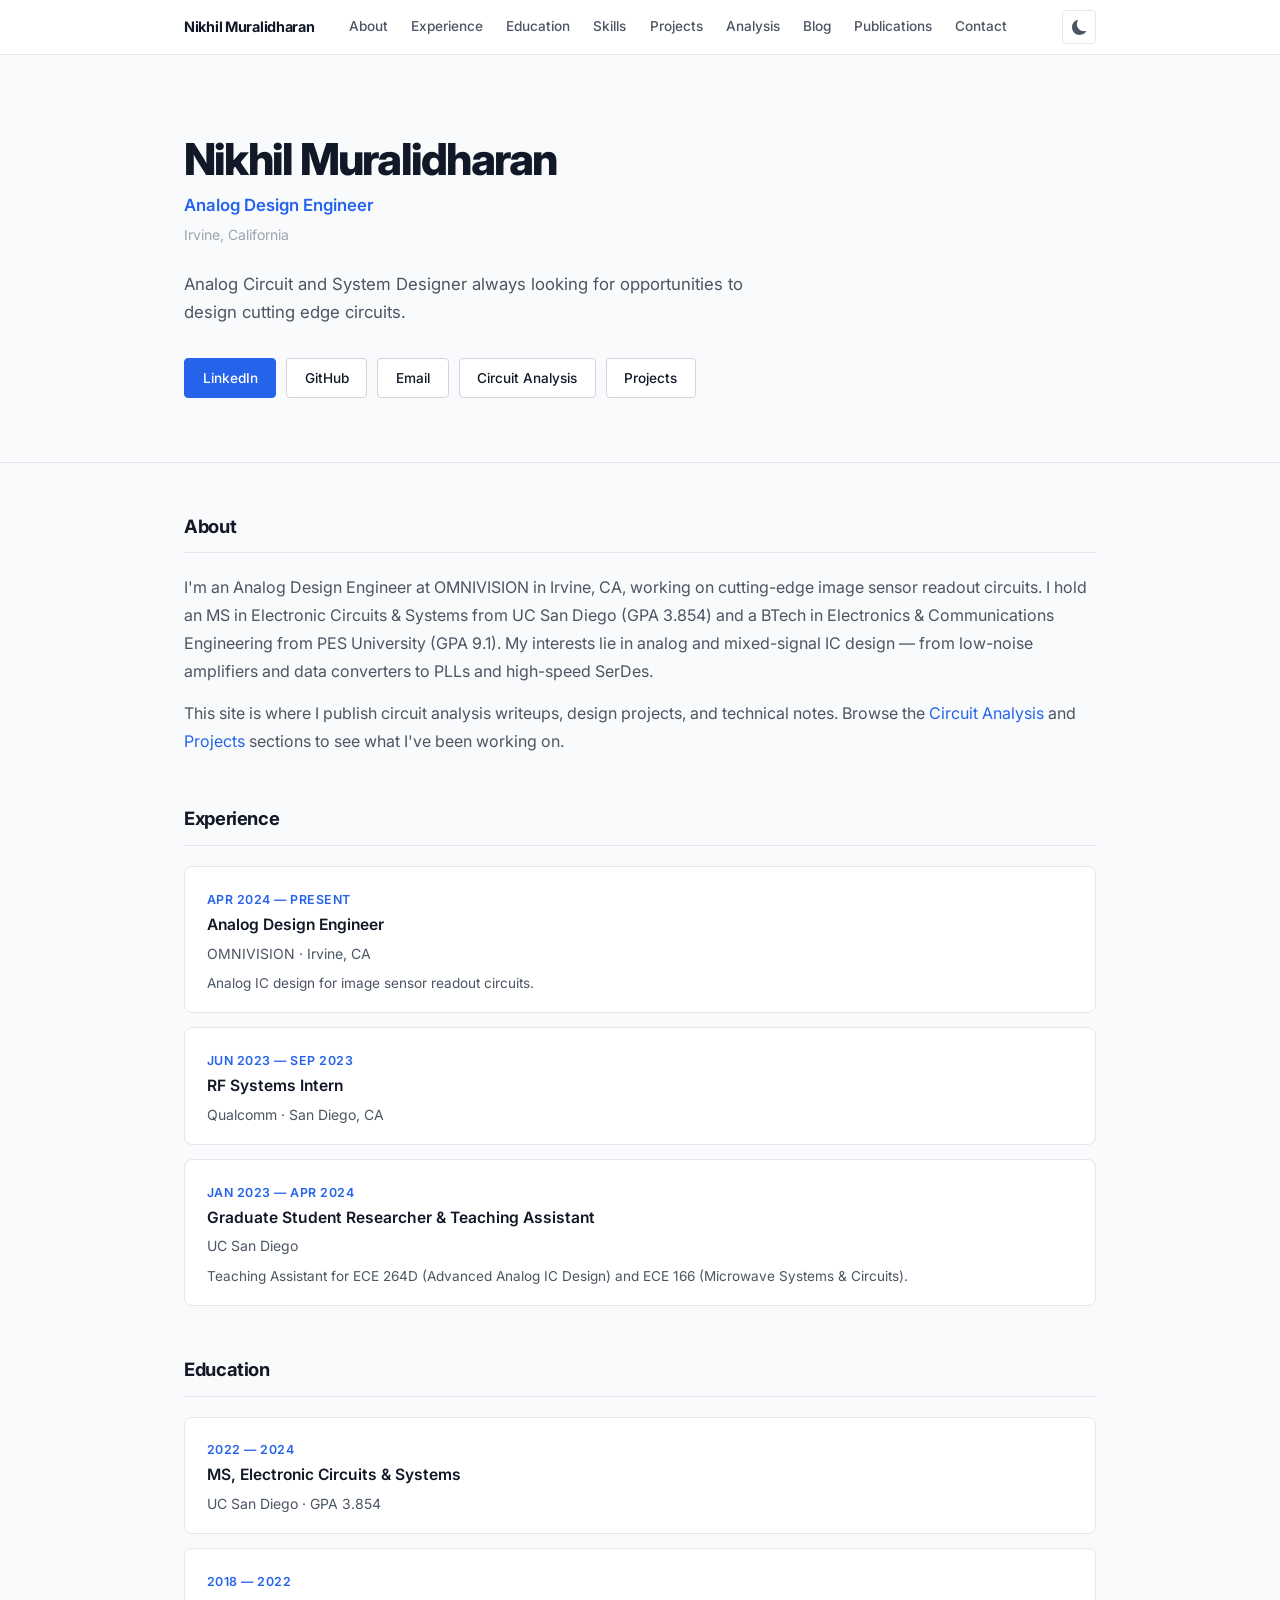
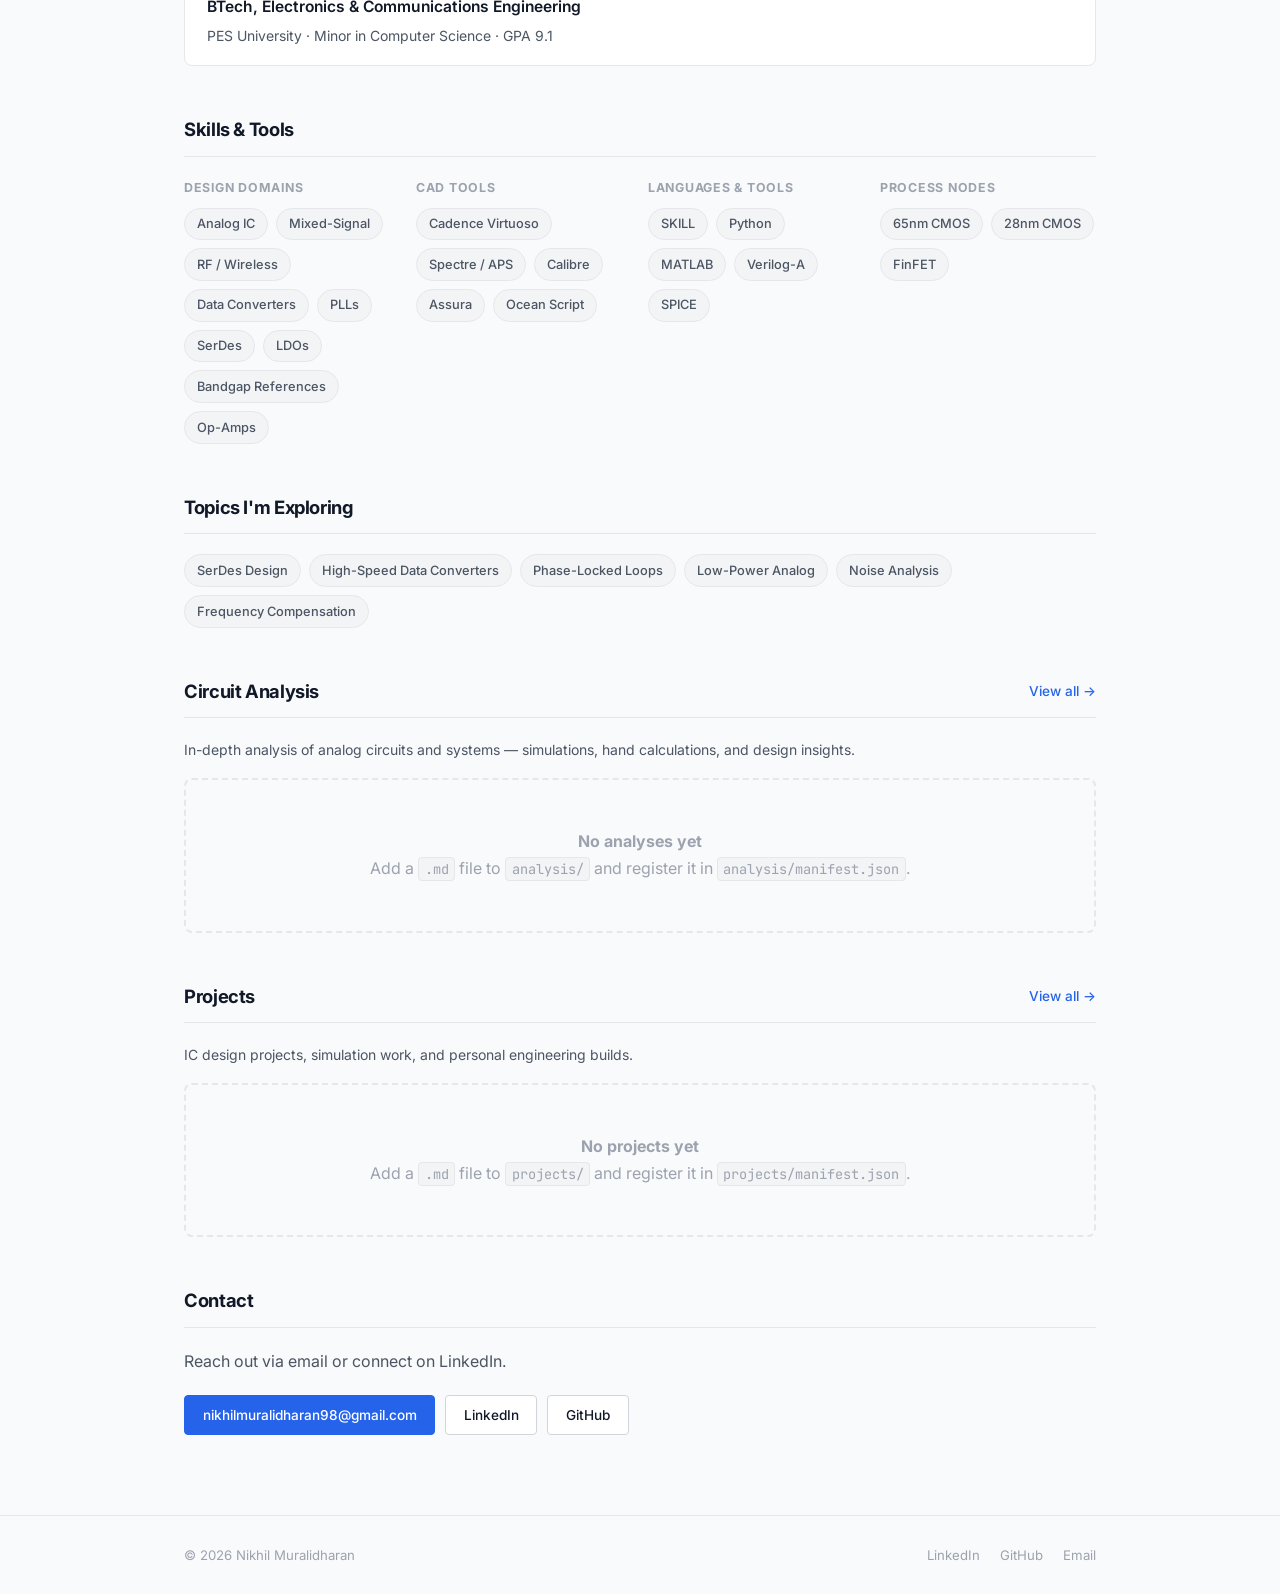
<file: index.html>
<!DOCTYPE html>
<html lang="en" data-theme="light">
<head>
  <meta charset="UTF-8">
  <meta name="viewport" content="width=device-width, initial-scale=1.0">
  <title>Nikhil Muralidharan — Analog Design Engineer</title>
  <meta name="description" content="Personal website of Nikhil Muralidharan, Analog Design Engineer based in Irvine, CA. Circuit design, analysis, and projects.">

  <!-- Prevent flash of wrong theme -->
  <script>
    try {
      const t = localStorage.getItem('nm-theme') ||
        (window.matchMedia('(prefers-color-scheme: dark)').matches ? 'dark' : 'light');
      document.documentElement.setAttribute('data-theme', t);
    } catch(_) {}
  </script>

  <link rel="preconnect" href="https://fonts.googleapis.com">
  <link rel="preconnect" href="https://fonts.gstatic.com" crossorigin>
  <link href="https://fonts.googleapis.com/css2?family=Inter:wght@400;500;600;700;800&family=JetBrains+Mono:wght@400;500&display=swap" rel="stylesheet">
  <link rel="stylesheet" href="style.css">
</head>
<body>

  <!-- ── Navigation ──────────────────────────────────────── -->
  <nav class="nav">
    <div class="nav-inner">
      <a href="/" class="nav-brand">Nikhil Muralidharan</a>
      <div class="nav-links">
        <a href="#about">About</a>
        <a href="#experience">Experience</a>
        <a href="#education">Education</a>
        <a href="#skills">Skills</a>
        <a href="/projects/">Projects</a>
        <a href="/analysis/">Analysis</a>
        <a href="/blog/">Blog</a>
        <a href="/publications/">Publications</a>
        <a href="#contact">Contact</a>
      </div>
      <button class="theme-btn" id="theme-toggle" aria-label="Toggle dark/light mode"></button>
    </div>
  </nav>

  <!-- ── Hero ────────────────────────────────────────────── -->
  <section class="hero">
    <div class="container">
      <h1>Nikhil Muralidharan</h1>
      <p class="hero-title">Analog Design Engineer</p>
      <p class="hero-location">Irvine, California</p>
      <p class="hero-tagline">
        Analog Circuit and System Designer always looking for opportunities
        to design cutting edge circuits.
      </p>
      <div class="hero-links">
        <a href="https://linkedin.com/in/nikhil-muralidharan" class="btn btn-primary" target="_blank" rel="noopener">
          LinkedIn
        </a>
        <a href="https://github.com/nikhilmuralidharan" class="btn btn-secondary" target="_blank" rel="noopener">
          GitHub
        </a>
        <a href="mailto:nikhilmuralidharan98@gmail.com" class="btn btn-secondary">
          Email
        </a>
        <a href="/analysis/" class="btn btn-secondary">Circuit Analysis</a>
        <a href="/projects/" class="btn btn-secondary">Projects</a>
      </div>
    </div>
  </section>

  <!-- ── Main ────────────────────────────────────────────── -->
  <main>
    <div class="container">

      <!-- About -->
      <section id="about">
        <div class="section-hd"><h2>About</h2></div>
        <p style="color: var(--text-2); line-height: 1.75;">
          I'm an Analog Design Engineer at OMNIVISION in Irvine, CA, working on
          cutting-edge image sensor readout circuits. I hold an MS in Electronic
          Circuits &amp; Systems from UC San Diego (GPA 3.854) and a BTech in
          Electronics &amp; Communications Engineering from PES University (GPA 9.1).
          My interests lie in analog and mixed-signal IC design — from low-noise
          amplifiers and data converters to PLLs and high-speed SerDes.
        </p>
        <p style="color: var(--text-2); line-height: 1.75; margin-top: 0.875rem;">
          This site is where I publish circuit analysis writeups, design projects,
          and technical notes. Browse the
          <a href="/analysis/">Circuit Analysis</a> and
          <a href="/projects/">Projects</a> sections to see what I've been working on.
        </p>
      </section>

      <!-- Experience -->
      <section id="experience">
        <div class="section-hd"><h2>Experience</h2></div>
        <div class="timeline">

          <div class="tl-item">
            <span class="tl-date">Apr 2024 — Present</span>
            <div class="tl-role">Analog Design Engineer</div>
            <div class="tl-org">OMNIVISION &middot; Irvine, CA</div>
            <div class="tl-desc">
              Analog IC design for image sensor readout circuits.
            </div>
          </div>

          <div class="tl-item">
            <span class="tl-date">Jun 2023 — Sep 2023</span>
            <div class="tl-role">RF Systems Intern</div>
            <div class="tl-org">Qualcomm &middot; San Diego, CA</div>
          </div>

          <div class="tl-item">
            <span class="tl-date">Jan 2023 — Apr 2024</span>
            <div class="tl-role">Graduate Student Researcher &amp; Teaching Assistant</div>
            <div class="tl-org">UC San Diego</div>
            <div class="tl-desc">
              Teaching Assistant for ECE 264D (Advanced Analog IC Design)
              and ECE 166 (Microwave Systems &amp; Circuits).
            </div>
          </div>

        </div>
      </section>

      <!-- Education -->
      <section id="education">
        <div class="section-hd"><h2>Education</h2></div>
        <div class="timeline">

          <div class="tl-item">
            <span class="tl-date">2022 — 2024</span>
            <div class="tl-role">MS, Electronic Circuits &amp; Systems</div>
            <div class="tl-org">UC San Diego &middot; GPA 3.854</div>
          </div>

          <div class="tl-item">
            <span class="tl-date">2018 — 2022</span>
            <div class="tl-role">BTech, Electronics &amp; Communications Engineering</div>
            <div class="tl-org">PES University &middot; Minor in Computer Science &middot; GPA 9.1</div>
          </div>

        </div>
      </section>

      <!-- Skills -->
      <section id="skills">
        <div class="section-hd"><h2>Skills &amp; Tools</h2></div>
        <div class="skills-grid">

          <div class="skill-group">
            <h3>Design Domains</h3>
            <div class="tag-cloud">
              <span class="tag">Analog IC</span>
              <span class="tag">Mixed-Signal</span>
              <span class="tag">RF / Wireless</span>
              <span class="tag">Data Converters</span>
              <span class="tag">PLLs</span>
              <span class="tag">SerDes</span>
              <span class="tag">LDOs</span>
              <span class="tag">Bandgap References</span>
              <span class="tag">Op-Amps</span>
            </div>
          </div>

          <div class="skill-group">
            <h3>CAD Tools</h3>
            <div class="tag-cloud">
              <span class="tag">Cadence Virtuoso</span>
              <span class="tag">Spectre / APS</span>
              <span class="tag">Calibre</span>
              <span class="tag">Assura</span>
              <span class="tag">Ocean Script</span>
            </div>
          </div>

          <div class="skill-group">
            <h3>Languages &amp; Tools</h3>
            <div class="tag-cloud">
              <span class="tag">SKILL</span>
              <span class="tag">Python</span>
              <span class="tag">MATLAB</span>
              <span class="tag">Verilog-A</span>
              <span class="tag">SPICE</span>
            </div>
          </div>

          <div class="skill-group">
            <h3>Process Nodes</h3>
            <div class="tag-cloud">
              <span class="tag">65nm CMOS</span>
              <span class="tag">28nm CMOS</span>
              <span class="tag">FinFET</span>
            </div>
          </div>

        </div>
      </section>

      <!-- Interests / Topics -->
      <section id="interests">
        <div class="section-hd"><h2>Topics I'm Exploring</h2></div>
        <div class="tag-cloud">
          <span class="tag">SerDes Design</span>
          <span class="tag">High-Speed Data Converters</span>
          <span class="tag">Phase-Locked Loops</span>
          <span class="tag">Low-Power Analog</span>
          <span class="tag">Noise Analysis</span>
          <span class="tag">Frequency Compensation</span>
        </div>
      </section>

      <!-- Featured Analysis -->
      <section id="analysis-preview">
        <div class="section-hd">
          <h2>Circuit Analysis</h2>
          <a href="/analysis/">View all &rarr;</a>
        </div>
        <p style="color: var(--text-2); font-size: 0.875rem; margin-bottom: 1rem;">
          In-depth analysis of analog circuits and systems — simulations, hand calculations, and design insights.
        </p>
        <div id="analysis-preview-cards" class="article-grid">
          <div class="empty-state">
            <strong>No analyses yet</strong>
            <p>Add a <code>.md</code> file to <code>analysis/</code> and register it in <code>analysis/manifest.json</code>.</p>
          </div>
        </div>
      </section>

      <!-- Featured Projects -->
      <section id="projects-preview">
        <div class="section-hd">
          <h2>Projects</h2>
          <a href="/projects/">View all &rarr;</a>
        </div>
        <p style="color: var(--text-2); font-size: 0.875rem; margin-bottom: 1rem;">
          IC design projects, simulation work, and personal engineering builds.
        </p>
        <div id="projects-preview-cards" class="article-grid">
          <div class="empty-state">
            <strong>No projects yet</strong>
            <p>Add a <code>.md</code> file to <code>projects/</code> and register it in <code>projects/manifest.json</code>.</p>
          </div>
        </div>
      </section>

      <!-- Contact -->
      <section id="contact">
        <div class="section-hd"><h2>Contact</h2></div>
        <p style="color: var(--text-2); margin-bottom: 1.25rem;">
          Reach out via email or connect on LinkedIn.
        </p>
        <div style="display: flex; gap: 0.625rem; flex-wrap: wrap;">
          <a href="mailto:nikhilmuralidharan98@gmail.com" class="btn btn-primary">
            nikhilmuralidharan98@gmail.com
          </a>
          <a href="https://linkedin.com/in/nikhil-muralidharan" class="btn btn-secondary" target="_blank" rel="noopener">
            LinkedIn
          </a>
          <a href="https://github.com/nikhilmuralidharan" class="btn btn-secondary" target="_blank" rel="noopener">
            GitHub
          </a>
        </div>
      </section>

    </div><!-- /container -->
  </main>

  <!-- ── Footer ──────────────────────────────────────────── -->
  <footer>
    <div class="footer-inner">
      <span>&copy; 2026 Nikhil Muralidharan</span>
      <div class="footer-links">
        <a href="https://linkedin.com/in/nikhil-muralidharan" target="_blank" rel="noopener">LinkedIn</a>
        <a href="https://github.com/nikhilmuralidharan" target="_blank" rel="noopener">GitHub</a>
        <a href="mailto:nikhilmuralidharan98@gmail.com">Email</a>
      </div>
    </div>
  </footer>

  <script src="/js/theme.js"></script>
  <script>
    /* Load preview cards from manifests */
    async function loadPreview(manifestUrl, containerId, section) {
      const container = document.getElementById(containerId);
      if (!container) return;
      try {
        const res = await fetch(manifestUrl);
        if (!res.ok) return;
        const articles = await res.json();
        if (!articles.length) return;
        const preview = articles.slice(0, 3);
        container.innerHTML = '';
        preview.forEach(a => {
          const card = document.createElement('a');
          card.className = 'article-card';
          card.href = `/article.html?src=${section}/${a.file}`;
          card.innerHTML = `
            <div class="article-card-title">${a.title}</div>
            ${a.description ? `<div class="article-card-desc">${a.description}</div>` : ''}
            <div class="article-card-meta">
              ${a.date ? `<span>${a.date}</span>` : ''}
              ${(a.tags||[]).length ? `<div class="card-tags">${a.tags.map(t=>`<span class="card-tag">${t}</span>`).join('')}</div>` : ''}
            </div>`;
          container.appendChild(card);
        });
      } catch (_) {}
    }
    loadPreview('/analysis/manifest.json', 'analysis-preview-cards', 'analysis');
    loadPreview('/projects/manifest.json', 'projects-preview-cards', 'projects');
  </script>
</body>
</html>
</file>
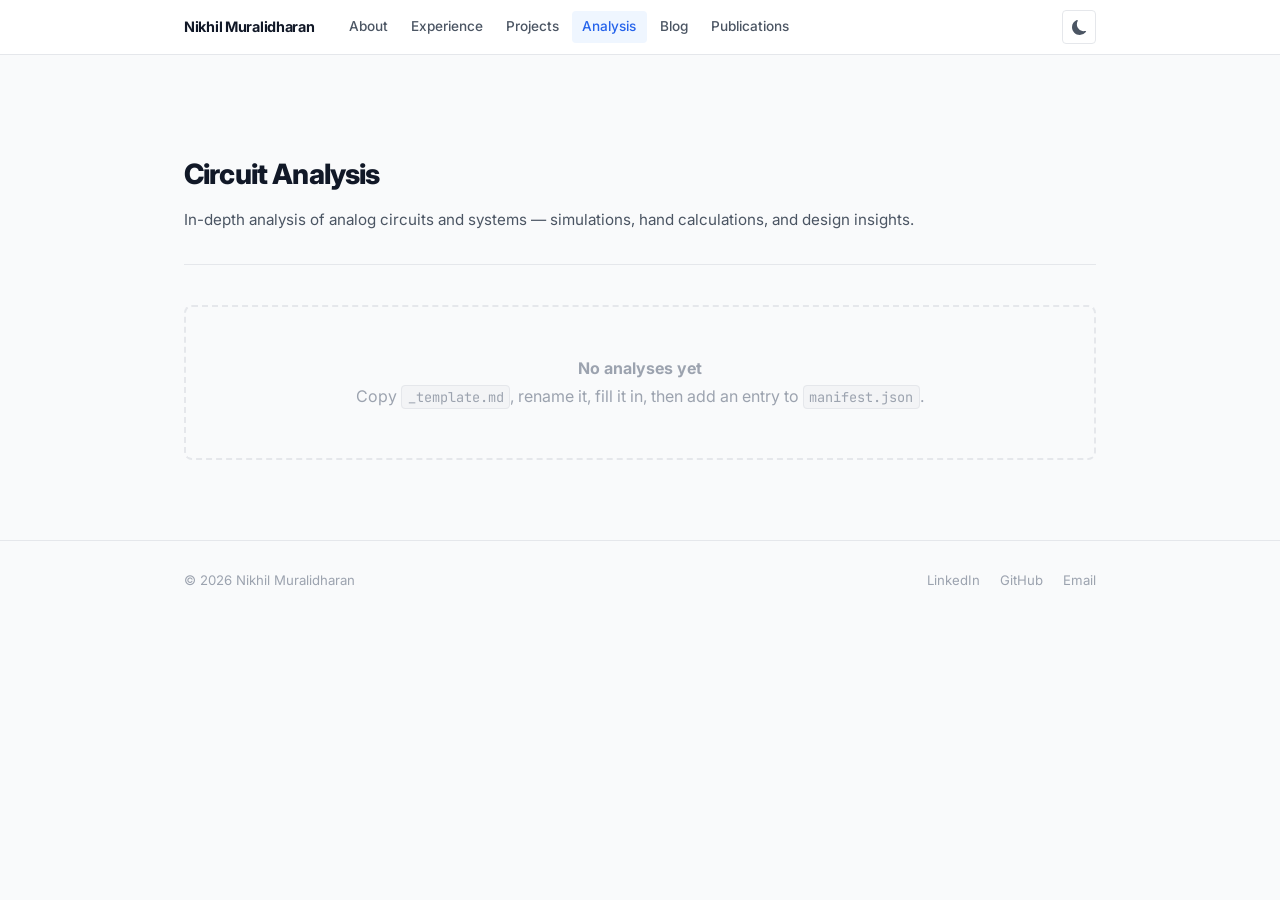
<file: analysis/index.html>
<!DOCTYPE html>
<html lang="en" data-theme="light">
<head>
  <meta charset="UTF-8">
  <meta name="viewport" content="width=device-width, initial-scale=1.0">
  <title>Circuit Analysis — Nikhil Muralidharan</title>
  <meta name="description" content="In-depth analog circuit analysis writeups by Nikhil Muralidharan — simulations, hand calculations, and design insights.">

  <script>
    try {
      const t = localStorage.getItem('nm-theme') ||
        (window.matchMedia('(prefers-color-scheme: dark)').matches ? 'dark' : 'light');
      document.documentElement.setAttribute('data-theme', t);
    } catch(_) {}
  </script>

  <link rel="preconnect" href="https://fonts.googleapis.com">
  <link rel="preconnect" href="https://fonts.gstatic.com" crossorigin>
  <link href="https://fonts.googleapis.com/css2?family=Inter:wght@400;500;600;700;800&family=JetBrains+Mono:wght@400;500&display=swap" rel="stylesheet">
  <link rel="stylesheet" href="/style.css">
</head>
<body>

  <nav class="nav">
    <div class="nav-inner">
      <a href="/" class="nav-brand">Nikhil Muralidharan</a>
      <div class="nav-links">
        <a href="/#about">About</a>
        <a href="/#experience">Experience</a>
        <a href="/projects/">Projects</a>
        <a href="/analysis/" class="active">Analysis</a>
        <a href="/blog/">Blog</a>
        <a href="/publications/">Publications</a>
      </div>
      <button class="theme-btn" id="theme-toggle" aria-label="Toggle dark/light mode"></button>
    </div>
  </nav>

  <main>
    <div class="container">
      <div class="page-hd">
        <h1>Circuit Analysis</h1>
        <p>In-depth analysis of analog circuits and systems — simulations, hand calculations, and design insights.</p>
      </div>

      <div id="article-list" class="article-grid">
        <div class="empty-state">
          <strong>No analyses yet</strong>
          <p>
            Copy <code>_template.md</code>, rename it, fill it in,
            then add an entry to <code>manifest.json</code>.
          </p>
        </div>
      </div>
    </div>
  </main>

  <footer>
    <div class="footer-inner">
      <span>&copy; 2026 Nikhil Muralidharan</span>
      <div class="footer-links">
        <a href="https://linkedin.com/in/nikhil-muralidharan" target="_blank" rel="noopener">LinkedIn</a>
        <a href="https://github.com/nikhilmuralidharan" target="_blank" rel="noopener">GitHub</a>
        <a href="mailto:nikhilmuralidharan98@gmail.com">Email</a>
      </div>
    </div>
  </footer>

  <script src="/js/theme.js"></script>
  <script>
    async function loadList() {
      const container = document.getElementById('article-list');
      try {
        const res = await fetch('manifest.json');
        if (!res.ok) return;
        const articles = await res.json();
        if (!articles.length) return;
        container.innerHTML = '';
        articles.forEach(a => {
          const card = document.createElement('a');
          card.className = 'article-card';
          card.href = `/article.html?src=analysis/${a.file}`;
          card.innerHTML = `
            <div class="article-card-title">${a.title}</div>
            ${a.description ? `<div class="article-card-desc">${a.description}</div>` : ''}
            <div class="article-card-meta">
              ${a.date ? `<span>${a.date}</span>` : ''}
              ${(a.tags||[]).length
                ? `<div class="card-tags">${a.tags.map(t=>`<span class="card-tag">${t}</span>`).join('')}</div>`
                : ''}
            </div>`;
          container.appendChild(card);
        });
      } catch (_) {}
    }
    loadList();
  </script>
</body>
</html>
</file>
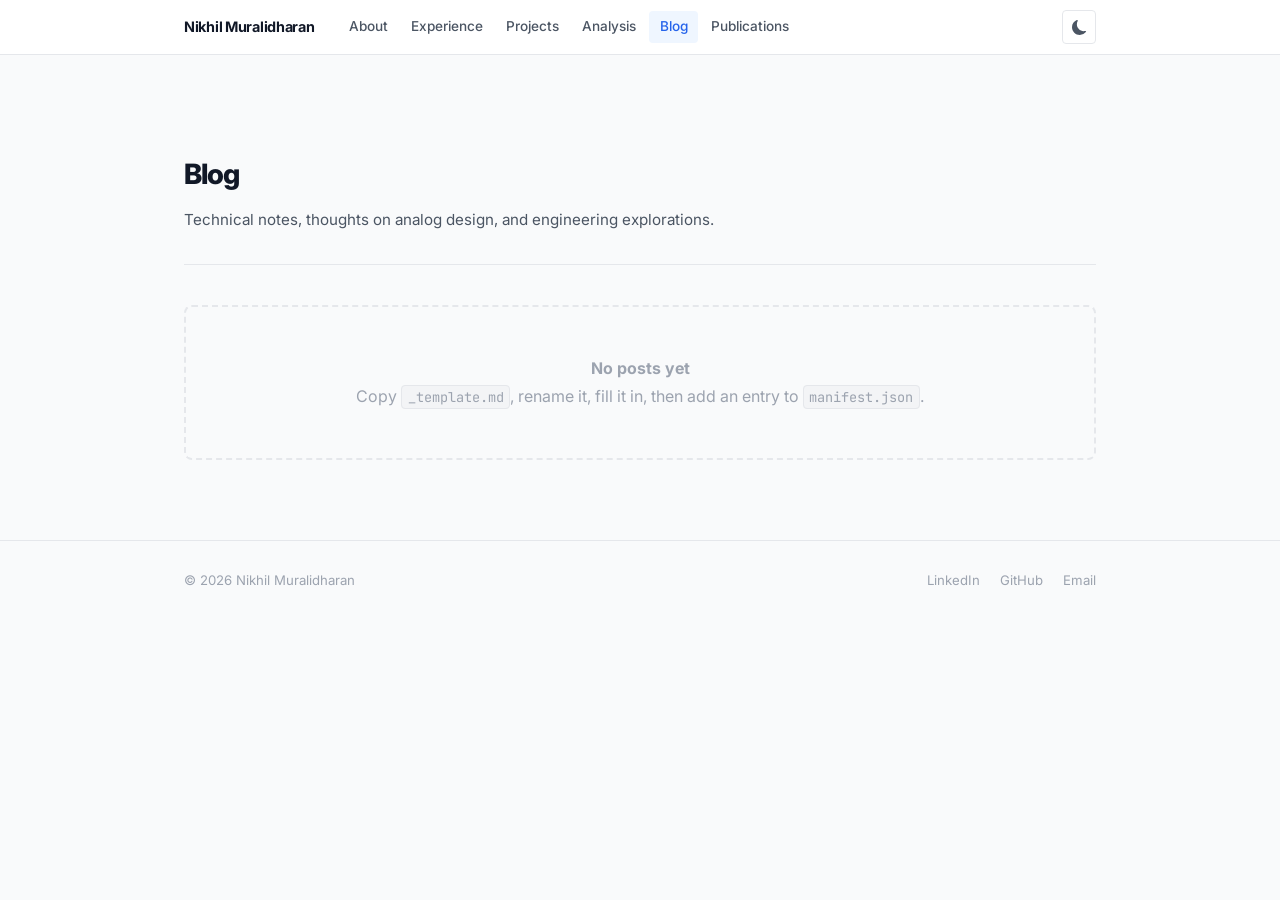
<file: blog/index.html>
<!DOCTYPE html>
<html lang="en" data-theme="light">
<head>
  <meta charset="UTF-8">
  <meta name="viewport" content="width=device-width, initial-scale=1.0">
  <title>Blog — Nikhil Muralidharan</title>
  <meta name="description" content="Technical notes, thoughts on analog design, and engineering explorations by Nikhil Muralidharan.">

  <script>
    try {
      const t = localStorage.getItem('nm-theme') ||
        (window.matchMedia('(prefers-color-scheme: dark)').matches ? 'dark' : 'light');
      document.documentElement.setAttribute('data-theme', t);
    } catch(_) {}
  </script>

  <link rel="preconnect" href="https://fonts.googleapis.com">
  <link rel="preconnect" href="https://fonts.gstatic.com" crossorigin>
  <link href="https://fonts.googleapis.com/css2?family=Inter:wght@400;500;600;700;800&family=JetBrains+Mono:wght@400;500&display=swap" rel="stylesheet">
  <link rel="stylesheet" href="/style.css">
</head>
<body>

  <nav class="nav">
    <div class="nav-inner">
      <a href="/" class="nav-brand">Nikhil Muralidharan</a>
      <div class="nav-links">
        <a href="/#about">About</a>
        <a href="/#experience">Experience</a>
        <a href="/projects/">Projects</a>
        <a href="/analysis/">Analysis</a>
        <a href="/blog/" class="active">Blog</a>
        <a href="/publications/">Publications</a>
      </div>
      <button class="theme-btn" id="theme-toggle" aria-label="Toggle dark/light mode"></button>
    </div>
  </nav>

  <main>
    <div class="container">
      <div class="page-hd">
        <h1>Blog</h1>
        <p>Technical notes, thoughts on analog design, and engineering explorations.</p>
      </div>

      <div id="article-list" class="article-grid">
        <div class="empty-state">
          <strong>No posts yet</strong>
          <p>
            Copy <code>_template.md</code>, rename it, fill it in,
            then add an entry to <code>manifest.json</code>.
          </p>
        </div>
      </div>
    </div>
  </main>

  <footer>
    <div class="footer-inner">
      <span>&copy; 2026 Nikhil Muralidharan</span>
      <div class="footer-links">
        <a href="https://linkedin.com/in/nikhil-muralidharan" target="_blank" rel="noopener">LinkedIn</a>
        <a href="https://github.com/nikhilmuralidharan" target="_blank" rel="noopener">GitHub</a>
        <a href="mailto:nikhilmuralidharan98@gmail.com">Email</a>
      </div>
    </div>
  </footer>

  <script src="/js/theme.js"></script>
  <script>
    async function loadList() {
      const container = document.getElementById('article-list');
      try {
        const res = await fetch('manifest.json');
        if (!res.ok) return;
        const articles = await res.json();
        if (!articles.length) return;
        container.innerHTML = '';
        articles.forEach(a => {
          const card = document.createElement('a');
          card.className = 'article-card';
          card.href = `/article.html?src=blog/${a.file}`;
          card.innerHTML = `
            <div class="article-card-title">${a.title}</div>
            ${a.description ? `<div class="article-card-desc">${a.description}</div>` : ''}
            <div class="article-card-meta">
              ${a.date ? `<span>${a.date}</span>` : ''}
              ${(a.tags||[]).length
                ? `<div class="card-tags">${a.tags.map(t=>`<span class="card-tag">${t}</span>`).join('')}</div>`
                : ''}
            </div>`;
          container.appendChild(card);
        });
      } catch (_) {}
    }
    loadList();
  </script>
</body>
</html>
</file>
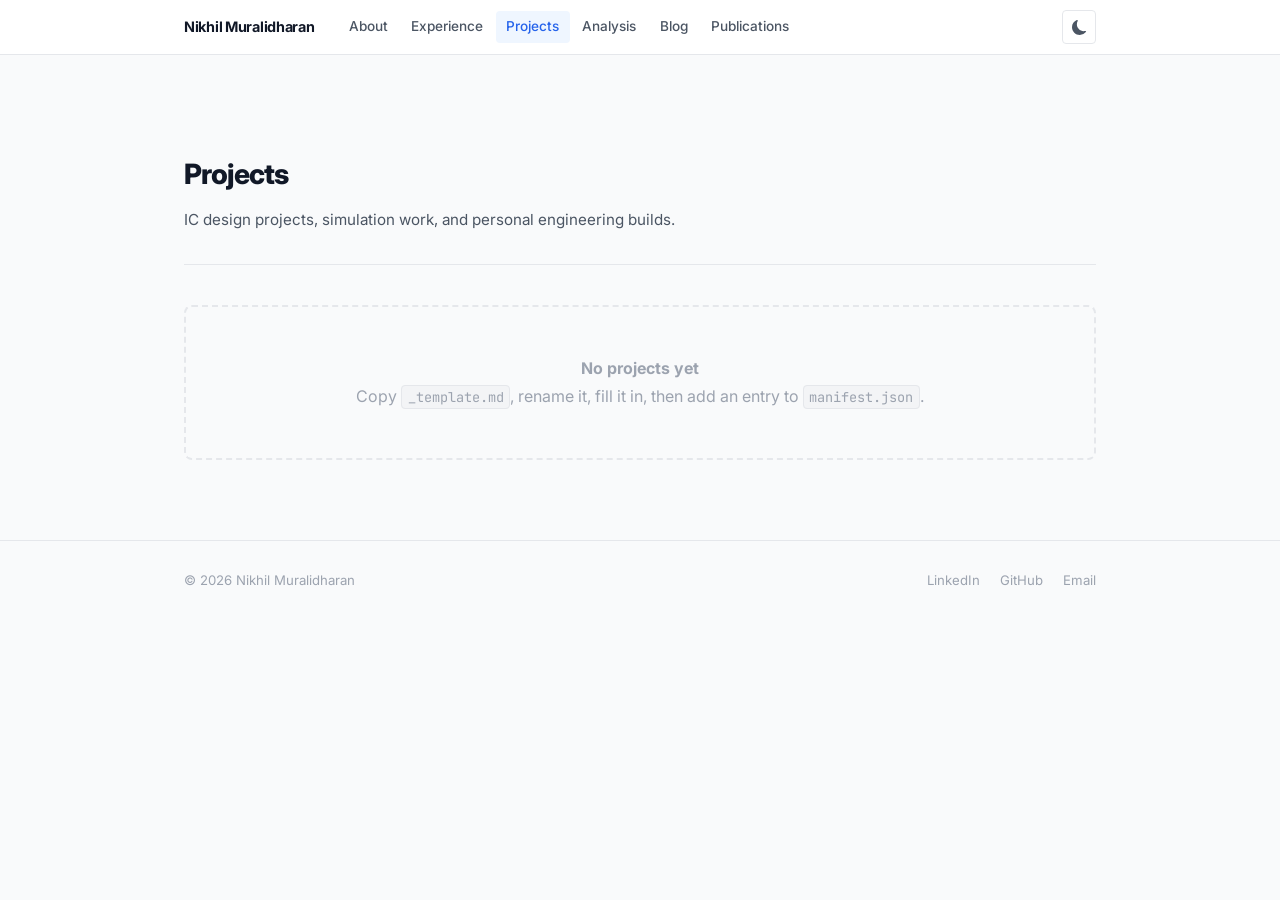
<file: projects/index.html>
<!DOCTYPE html>
<html lang="en" data-theme="light">
<head>
  <meta charset="UTF-8">
  <meta name="viewport" content="width=device-width, initial-scale=1.0">
  <title>Projects — Nikhil Muralidharan</title>
  <meta name="description" content="IC design projects, simulation work, and personal engineering builds by Nikhil Muralidharan.">

  <script>
    try {
      const t = localStorage.getItem('nm-theme') ||
        (window.matchMedia('(prefers-color-scheme: dark)').matches ? 'dark' : 'light');
      document.documentElement.setAttribute('data-theme', t);
    } catch(_) {}
  </script>

  <link rel="preconnect" href="https://fonts.googleapis.com">
  <link rel="preconnect" href="https://fonts.gstatic.com" crossorigin>
  <link href="https://fonts.googleapis.com/css2?family=Inter:wght@400;500;600;700;800&family=JetBrains+Mono:wght@400;500&display=swap" rel="stylesheet">
  <link rel="stylesheet" href="/style.css">
</head>
<body>

  <nav class="nav">
    <div class="nav-inner">
      <a href="/" class="nav-brand">Nikhil Muralidharan</a>
      <div class="nav-links">
        <a href="/#about">About</a>
        <a href="/#experience">Experience</a>
        <a href="/projects/" class="active">Projects</a>
        <a href="/analysis/">Analysis</a>
        <a href="/blog/">Blog</a>
        <a href="/publications/">Publications</a>
      </div>
      <button class="theme-btn" id="theme-toggle" aria-label="Toggle dark/light mode"></button>
    </div>
  </nav>

  <main>
    <div class="container">
      <div class="page-hd">
        <h1>Projects</h1>
        <p>IC design projects, simulation work, and personal engineering builds.</p>
      </div>

      <div id="article-list" class="article-grid">
        <div class="empty-state">
          <strong>No projects yet</strong>
          <p>
            Copy <code>_template.md</code>, rename it, fill it in,
            then add an entry to <code>manifest.json</code>.
          </p>
        </div>
      </div>
    </div>
  </main>

  <footer>
    <div class="footer-inner">
      <span>&copy; 2026 Nikhil Muralidharan</span>
      <div class="footer-links">
        <a href="https://linkedin.com/in/nikhil-muralidharan" target="_blank" rel="noopener">LinkedIn</a>
        <a href="https://github.com/nikhilmuralidharan" target="_blank" rel="noopener">GitHub</a>
        <a href="mailto:nikhilmuralidharan98@gmail.com">Email</a>
      </div>
    </div>
  </footer>

  <script src="/js/theme.js"></script>
  <script>
    async function loadList() {
      const container = document.getElementById('article-list');
      try {
        const res = await fetch('manifest.json');
        if (!res.ok) return;
        const articles = await res.json();
        if (!articles.length) return;
        container.innerHTML = '';
        articles.forEach(a => {
          const card = document.createElement('a');
          card.className = 'article-card';
          card.href = `/article.html?src=projects/${a.file}`;
          card.innerHTML = `
            <div class="article-card-title">${a.title}</div>
            ${a.description ? `<div class="article-card-desc">${a.description}</div>` : ''}
            <div class="article-card-meta">
              ${a.date ? `<span>${a.date}</span>` : ''}
              ${(a.tags||[]).length
                ? `<div class="card-tags">${a.tags.map(t=>`<span class="card-tag">${t}</span>`).join('')}</div>`
                : ''}
            </div>`;
          container.appendChild(card);
        });
      } catch (_) {}
    }
    loadList();
  </script>
</body>
</html>
</file>
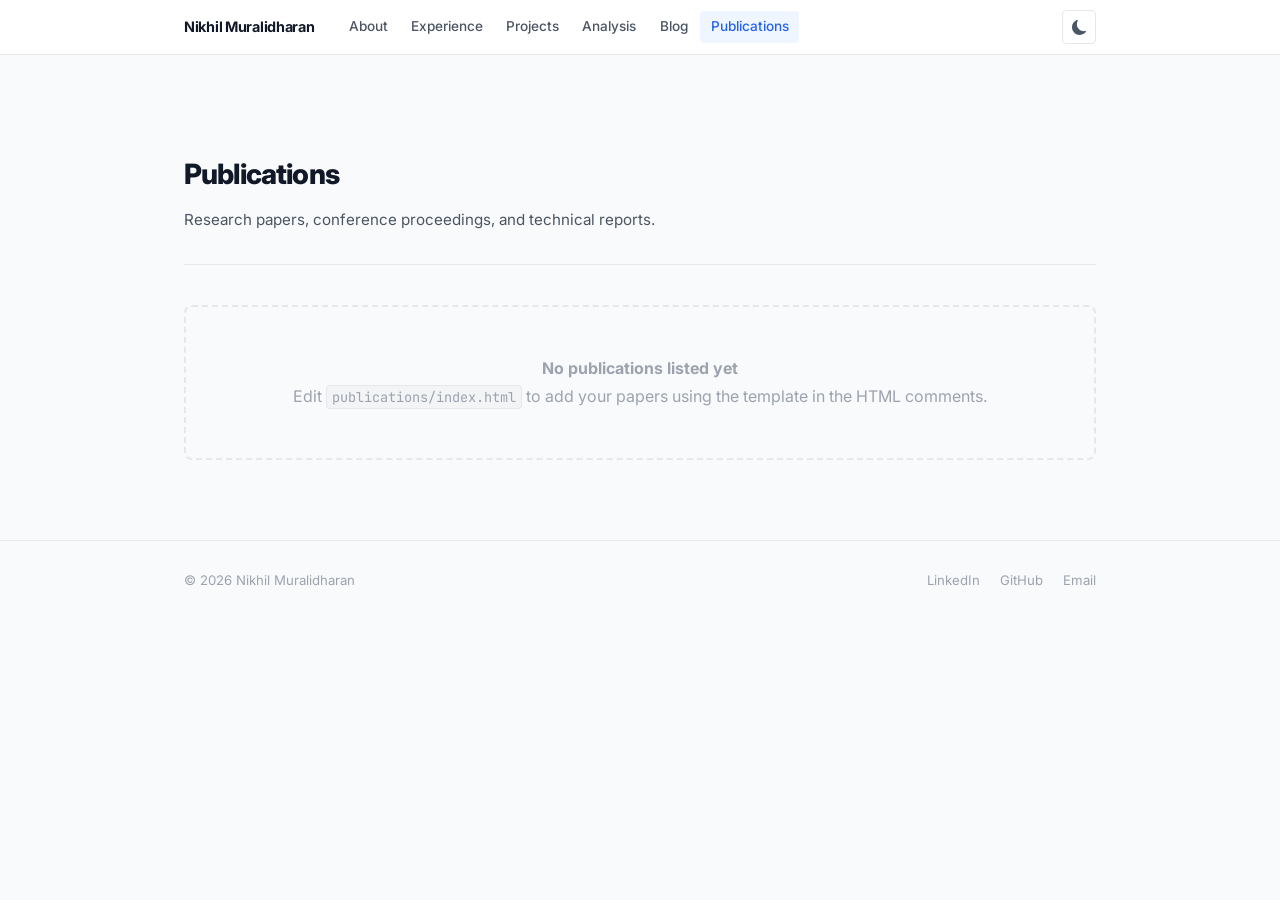
<file: publications/index.html>
<!DOCTYPE html>
<html lang="en" data-theme="light">
<head>
  <meta charset="UTF-8">
  <meta name="viewport" content="width=device-width, initial-scale=1.0">
  <title>Publications — Nikhil Muralidharan</title>
  <meta name="description" content="Research publications and technical papers by Nikhil Muralidharan.">

  <script>
    try {
      const t = localStorage.getItem('nm-theme') ||
        (window.matchMedia('(prefers-color-scheme: dark)').matches ? 'dark' : 'light');
      document.documentElement.setAttribute('data-theme', t);
    } catch(_) {}
  </script>

  <link rel="preconnect" href="https://fonts.googleapis.com">
  <link rel="preconnect" href="https://fonts.gstatic.com" crossorigin>
  <link href="https://fonts.googleapis.com/css2?family=Inter:wght@400;500;600;700;800&family=JetBrains+Mono:wght@400;500&display=swap" rel="stylesheet">
  <link rel="stylesheet" href="/style.css">
  <style>
    .pub-list { display: flex; flex-direction: column; gap: 1.25rem; }

    .pub-item {
      background: var(--surface);
      border: 1px solid var(--border);
      border-radius: var(--r);
      padding: 1.25rem 1.5rem;
      transition: border-color var(--t);
    }
    .pub-item:hover { border-color: var(--border-2); }

    .pub-title {
      font-size: 0.975rem;
      font-weight: 600;
      color: var(--text);
      line-height: 1.4;
    }
    .pub-title a { color: var(--text); }
    .pub-title a:hover { color: var(--accent); text-decoration: none; }

    .pub-authors {
      margin-top: 0.3rem;
      font-size: 0.85rem;
      color: var(--text-2);
    }
    .pub-authors strong { color: var(--text); }

    .pub-venue {
      margin-top: 0.25rem;
      font-size: 0.825rem;
      color: var(--text-muted);
      font-style: italic;
    }

    .pub-links {
      margin-top: 0.65rem;
      display: flex;
      gap: 0.5rem;
      flex-wrap: wrap;
    }

    .pub-link {
      font-size: 0.775rem;
      font-weight: 500;
      padding: 0.2rem 0.6rem;
      border: 1px solid var(--border-2);
      border-radius: var(--r-sm);
      color: var(--text-2);
      transition: all var(--t);
    }
    .pub-link:hover { color: var(--accent); border-color: var(--accent); text-decoration: none; }
  </style>
</head>
<body>

  <nav class="nav">
    <div class="nav-inner">
      <a href="/" class="nav-brand">Nikhil Muralidharan</a>
      <div class="nav-links">
        <a href="/#about">About</a>
        <a href="/#experience">Experience</a>
        <a href="/projects/">Projects</a>
        <a href="/analysis/">Analysis</a>
        <a href="/blog/">Blog</a>
        <a href="/publications/" class="active">Publications</a>
      </div>
      <button class="theme-btn" id="theme-toggle" aria-label="Toggle dark/light mode"></button>
    </div>
  </nav>

  <main>
    <div class="container">
      <div class="page-hd">
        <h1>Publications</h1>
        <p>Research papers, conference proceedings, and technical reports.</p>
      </div>

      <!-- ── Add your publications below ────────────────────
           Template for each entry:

           <div class="pub-item">
             <div class="pub-title">
               <a href="https://doi.org/..." target="_blank" rel="noopener">
                 Paper Title
               </a>
             </div>
             <div class="pub-authors">
               <strong>Nikhil Muralidharan</strong>, Co-Author Name, ...
             </div>
             <div class="pub-venue">
               Conference / Journal Name, Year
             </div>
             <div class="pub-links">
               <a class="pub-link" href="..." target="_blank">PDF</a>
               <a class="pub-link" href="..." target="_blank">DOI</a>
               <a class="pub-link" href="..." target="_blank">Slides</a>
             </div>
           </div>
      ────────────────────────────────────────────────────── -->

      <div class="pub-list" id="pub-list">
        <div class="empty-state">
          <strong>No publications listed yet</strong>
          <p>Edit <code>publications/index.html</code> to add your papers using the template in the HTML comments.</p>
        </div>
      </div>

    </div>
  </main>

  <footer>
    <div class="footer-inner">
      <span>&copy; 2026 Nikhil Muralidharan</span>
      <div class="footer-links">
        <a href="https://linkedin.com/in/nikhil-muralidharan" target="_blank" rel="noopener">LinkedIn</a>
        <a href="https://github.com/nikhilmuralidharan" target="_blank" rel="noopener">GitHub</a>
        <a href="mailto:nikhilmuralidharan98@gmail.com">Email</a>
      </div>
    </div>
  </footer>

  <script src="/js/theme.js"></script>
</body>
</html>
</file>
<file: style.css>
/* =============================================================
   Nikhil Muralidharan — Personal Website
   style.css
   ============================================================= */

/* ── CSS Variables ─────────────────────────────────────────── */
:root {
  --bg:         #f9fafb;
  --bg-alt:     #f3f4f6;
  --surface:    #ffffff;
  --text:       #111827;
  --text-2:     #4b5563;
  --text-muted: #9ca3af;
  --accent:     #2563eb;
  --accent-2:   #1d4ed8;
  --accent-sub: #eff6ff;
  --border:     #e5e7eb;
  --border-2:   #d1d5db;
  --shadow:     0 1px 3px 0 rgb(0 0 0/.10), 0 1px 2px -1px rgb(0 0 0/.10);
  --shadow-md:  0 4px 6px -1px rgb(0 0 0/.10), 0 2px 4px -2px rgb(0 0 0/.10);
  --r:    8px;
  --r-sm: 4px;
  --font: 'Inter', -apple-system, BlinkMacSystemFont, 'Segoe UI', sans-serif;
  --mono: 'JetBrains Mono', 'Fira Code', 'Cascadia Code', monospace;
  --max-w: 960px;
  --t: 0.18s ease;
}

[data-theme="dark"] {
  --bg:         #0d1117;
  --bg-alt:     #161b22;
  --surface:    #21262d;
  --text:       #e6edf3;
  --text-2:     #8b949e;
  --text-muted: #6e7681;
  --accent:     #58a6ff;
  --accent-2:   #79b8ff;
  --accent-sub: #1c2b3a;
  --border:     #30363d;
  --border-2:   #444c56;
  --shadow:     0 1px 3px 0 rgb(0 0 0/.4), 0 1px 2px -1px rgb(0 0 0/.3);
  --shadow-md:  0 4px 6px -1px rgb(0 0 0/.5), 0 2px 4px -2px rgb(0 0 0/.3);
}

/* ── Reset ─────────────────────────────────────────────────── */
*, *::before, *::after { margin: 0; padding: 0; box-sizing: border-box; }

html { scroll-behavior: smooth; }

body {
  font-family: var(--font);
  background: var(--bg);
  color: var(--text);
  line-height: 1.7;
  -webkit-font-smoothing: antialiased;
  transition: background var(--t), color var(--t);
}

a { color: var(--accent); text-decoration: none; }
a:hover { text-decoration: underline; }
img { max-width: 100%; display: block; }

/* ── Layout ────────────────────────────────────────────────── */
.container {
  max-width: var(--max-w);
  margin: 0 auto;
  padding: 0 1.5rem;
}

/* ── Navigation ────────────────────────────────────────────── */
.nav {
  position: sticky;
  top: 0;
  z-index: 100;
  background: color-mix(in srgb, var(--surface) 90%, transparent);
  backdrop-filter: blur(12px);
  -webkit-backdrop-filter: blur(12px);
  border-bottom: 1px solid var(--border);
}

.nav-inner {
  max-width: var(--max-w);
  margin: 0 auto;
  padding: 0 1.5rem;
  height: 54px;
  display: flex;
  align-items: center;
  gap: 1.5rem;
}

.nav-brand {
  font-weight: 700;
  font-size: 0.9rem;
  color: var(--text);
  letter-spacing: -0.02em;
  white-space: nowrap;
  flex-shrink: 0;
}
.nav-brand:hover { color: var(--accent); text-decoration: none; }

.nav-links {
  display: flex;
  align-items: center;
  gap: 0.15rem;
  flex: 1;
  overflow-x: auto;
  scrollbar-width: none;
}
.nav-links::-webkit-scrollbar { display: none; }

.nav-links a {
  color: var(--text-2);
  font-size: 0.85rem;
  font-weight: 500;
  padding: 0.3rem 0.65rem;
  border-radius: var(--r-sm);
  white-space: nowrap;
  transition: color var(--t), background var(--t);
}
.nav-links a:hover { color: var(--text); background: var(--bg-alt); text-decoration: none; }
.nav-links a.active { color: var(--accent); background: var(--accent-sub); }

.theme-btn {
  width: 34px;
  height: 34px;
  flex-shrink: 0;
  border: 1px solid var(--border);
  border-radius: var(--r-sm);
  background: var(--surface);
  color: var(--text-2);
  cursor: pointer;
  display: flex;
  align-items: center;
  justify-content: center;
  transition: all var(--t);
  margin-left: auto;
}
.theme-btn:hover { background: var(--bg-alt); color: var(--text); border-color: var(--border-2); }
.theme-btn svg { pointer-events: none; }

/* ── Hero ──────────────────────────────────────────────────── */
.hero {
  padding: 5rem 0 4rem;
  border-bottom: 1px solid var(--border);
}

.hero h1 {
  font-size: clamp(1.875rem, 5vw, 2.75rem);
  font-weight: 800;
  letter-spacing: -0.04em;
  line-height: 1.1;
  color: var(--text);
}

.hero-title {
  margin-top: 0.5rem;
  font-size: 1.05rem;
  font-weight: 600;
  color: var(--accent);
}

.hero-location {
  margin-top: 0.2rem;
  font-size: 0.875rem;
  color: var(--text-muted);
}

.hero-tagline {
  margin-top: 1.5rem;
  font-size: 1.05rem;
  color: var(--text-2);
  max-width: 580px;
  line-height: 1.65;
}

.hero-links {
  margin-top: 2rem;
  display: flex;
  gap: 0.625rem;
  flex-wrap: wrap;
}

/* ── Buttons ───────────────────────────────────────────────── */
.btn {
  display: inline-flex;
  align-items: center;
  gap: 0.4rem;
  padding: 0.45rem 1.1rem;
  border-radius: var(--r-sm);
  font-size: 0.85rem;
  font-weight: 500;
  font-family: var(--font);
  cursor: pointer;
  border: 1px solid transparent;
  transition: all var(--t);
  text-decoration: none;
}
.btn:hover { text-decoration: none; }

.btn-primary { background: var(--accent); color: #fff; border-color: var(--accent); }
.btn-primary:hover { background: var(--accent-2); border-color: var(--accent-2); }

.btn-secondary { background: var(--surface); color: var(--text); border-color: var(--border-2); }
.btn-secondary:hover { background: var(--bg-alt); }

/* ── Main / Sections ───────────────────────────────────────── */
main { padding: 3rem 0 5rem; }

section + section { margin-top: 3rem; }

.section-hd {
  display: flex;
  align-items: center;
  justify-content: space-between;
  margin-bottom: 1.25rem;
  padding-bottom: 0.65rem;
  border-bottom: 1px solid var(--border);
}
.section-hd h2 {
  font-size: 1.15rem;
  font-weight: 700;
  letter-spacing: -0.02em;
  color: var(--text);
}
.section-hd a { font-size: 0.85rem; font-weight: 500; }

/* ── Timeline (experience / education) ────────────────────── */
.timeline { display: flex; flex-direction: column; gap: 0.875rem; }

.tl-item {
  background: var(--surface);
  border: 1px solid var(--border);
  border-radius: var(--r);
  padding: 1.1rem 1.375rem;
  transition: border-color var(--t);
}
.tl-item:hover { border-color: var(--border-2); }

.tl-date {
  font-size: 0.775rem;
  font-weight: 600;
  color: var(--accent);
  letter-spacing: 0.04em;
  text-transform: uppercase;
  margin-bottom: 0.3rem;
}
.tl-role { font-size: 0.975rem; font-weight: 600; color: var(--text); }
.tl-org  { font-size: 0.875rem; color: var(--text-2); margin-top: 0.2rem; }
.tl-desc { font-size: 0.85rem; color: var(--text-2); margin-top: 0.5rem; line-height: 1.55; }

/* ── Tags / Skills ─────────────────────────────────────────── */
.tag-cloud { display: flex; flex-wrap: wrap; gap: 0.5rem; }

.tag {
  background: var(--bg-alt);
  color: var(--text-2);
  border: 1px solid var(--border);
  padding: 0.28rem 0.75rem;
  border-radius: 20px;
  font-size: 0.8rem;
  font-weight: 500;
  transition: all var(--t);
}
.tag:hover { background: var(--accent-sub); color: var(--accent); border-color: var(--accent); }

.skills-grid {
  display: grid;
  grid-template-columns: repeat(auto-fill, minmax(200px, 1fr));
  gap: 1rem;
}

.skill-group h3 {
  font-size: 0.775rem;
  font-weight: 700;
  letter-spacing: 0.06em;
  text-transform: uppercase;
  color: var(--text-muted);
  margin-bottom: 0.6rem;
}

/* ── Article cards (listing pages) ────────────────────────── */
.article-grid { display: flex; flex-direction: column; gap: 0.875rem; }

.article-card {
  display: block;
  background: var(--surface);
  border: 1px solid var(--border);
  border-radius: var(--r);
  padding: 1.1rem 1.375rem;
  color: inherit;
  transition: border-color var(--t), box-shadow var(--t);
}
.article-card:hover { border-color: var(--accent); box-shadow: var(--shadow-md); text-decoration: none; }

.article-card-title {
  font-size: 0.975rem;
  font-weight: 600;
  color: var(--text);
  margin-bottom: 0.35rem;
}
.article-card:hover .article-card-title { color: var(--accent); }

.article-card-desc {
  font-size: 0.85rem;
  color: var(--text-2);
  line-height: 1.5;
  margin-bottom: 0.75rem;
}

.article-card-meta {
  display: flex;
  align-items: center;
  gap: 1rem;
  font-size: 0.775rem;
  color: var(--text-muted);
  flex-wrap: wrap;
}

.card-tags { display: flex; gap: 0.375rem; flex-wrap: wrap; }

.card-tag {
  background: var(--bg-alt);
  color: var(--text-2);
  border: 1px solid var(--border);
  padding: 0.15rem 0.5rem;
  border-radius: var(--r-sm);
  font-size: 0.74rem;
  font-weight: 500;
}

/* ── Empty state ───────────────────────────────────────────── */
.empty-state {
  text-align: center;
  padding: 3rem 1rem;
  color: var(--text-muted);
  border: 2px dashed var(--border);
  border-radius: var(--r);
}
.empty-state code {
  font-family: var(--mono);
  font-size: 0.85em;
  background: var(--bg-alt);
  padding: 0.15em 0.4em;
  border-radius: var(--r-sm);
  border: 1px solid var(--border);
}

/* ── Page header (listing pages) ──────────────────────────── */
.page-hd {
  padding: 3rem 0 2rem;
  border-bottom: 1px solid var(--border);
  margin-bottom: 2.5rem;
}
.page-hd h1 {
  font-size: 1.75rem;
  font-weight: 800;
  letter-spacing: -0.03em;
  color: var(--text);
}
.page-hd p { margin-top: 0.5rem; color: var(--text-2); font-size: 0.95rem; }

/* ── Breadcrumb ────────────────────────────────────────────── */
.breadcrumb {
  display: flex;
  align-items: center;
  gap: 0.4rem;
  font-size: 0.825rem;
  color: var(--text-muted);
  margin-bottom: 1.75rem;
  flex-wrap: wrap;
}
.breadcrumb a { color: var(--text-2); }
.breadcrumb a:hover { color: var(--accent); }
.breadcrumb-sep { color: var(--text-muted); }

/* ── Article Reader Layout ─────────────────────────────────── */
.article-layout {
  display: grid;
  grid-template-columns: 210px 1fr;
  gap: 3rem;
  align-items: start;
  padding: 2rem 0 5rem;
}

/* TOC sidebar */
.article-toc {
  position: sticky;
  top: 70px;
  max-height: calc(100vh - 90px);
  overflow-y: auto;
  scrollbar-width: thin;
  scrollbar-color: var(--border) transparent;
}

.toc-label {
  font-size: 0.725rem;
  font-weight: 700;
  text-transform: uppercase;
  letter-spacing: 0.08em;
  color: var(--text-muted);
  margin-bottom: 0.65rem;
}

.toc-list { list-style: none; display: flex; flex-direction: column; gap: 0.1rem; }

.toc-list a {
  display: block;
  font-size: 0.8rem;
  color: var(--text-2);
  padding: 0.28rem 0.6rem;
  border-radius: var(--r-sm);
  border-left: 2px solid transparent;
  line-height: 1.4;
  transition: all var(--t);
}
.toc-list a:hover { color: var(--text); background: var(--bg-alt); text-decoration: none; }
.toc-list a.active { color: var(--accent); border-left-color: var(--accent); background: var(--accent-sub); }

.toc-h3 a { padding-left: 1.25rem; }
.toc-h4 a { padding-left: 2rem; font-size: 0.775rem; }

/* Article body */
.article-body { min-width: 0; }

.article-hd {
  margin-bottom: 2rem;
  padding-bottom: 1.5rem;
  border-bottom: 1px solid var(--border);
}
.article-hd h1 {
  font-size: 1.875rem;
  font-weight: 800;
  letter-spacing: -0.03em;
  color: var(--text);
  line-height: 1.2;
}
.article-meta-row {
  display: flex;
  align-items: center;
  gap: 1rem;
  margin-top: 0.875rem;
  font-size: 0.825rem;
  color: var(--text-muted);
  flex-wrap: wrap;
}
.article-tags { display: flex; gap: 0.375rem; flex-wrap: wrap; margin-top: 0.75rem; }

.article-tag {
  background: var(--accent-sub);
  color: var(--accent);
  padding: 0.2rem 0.6rem;
  border-radius: 20px;
  font-size: 0.775rem;
  font-weight: 500;
}

/* ── Prose (rendered markdown) ─────────────────────────────── */
.prose {
  font-size: 0.9375rem;
  color: var(--text-2);
  line-height: 1.75;
}

.prose h1, .prose h2, .prose h3,
.prose h4, .prose h5, .prose h6 {
  color: var(--text);
  font-weight: 700;
  letter-spacing: -0.02em;
  line-height: 1.3;
}
.prose h1 { font-size: 1.75rem; margin: 2rem 0 1rem; }
.prose h2 {
  font-size: 1.375rem;
  margin: 2.5rem 0 0.875rem;
  padding-top: 1rem;
  border-top: 1px solid var(--border);
}
.prose h3 { font-size: 1.15rem; margin: 1.75rem 0 0.65rem; }
.prose h4 { font-size: 1rem; margin: 1.25rem 0 0.5rem; }

.prose p { margin: 1rem 0; }
.prose p:first-child { margin-top: 0; }

.prose a { color: var(--accent); }
.prose a:hover { text-decoration: underline; }

.prose strong { color: var(--text); font-weight: 600; }

.prose ul, .prose ol { padding-left: 1.5rem; margin: 1rem 0; }
.prose li { margin: 0.3rem 0; }

.prose blockquote {
  border-left: 3px solid var(--accent);
  padding: 0.75rem 1.25rem;
  margin: 1.5rem 0;
  background: var(--accent-sub);
  border-radius: 0 var(--r-sm) var(--r-sm) 0;
  color: var(--text-2);
}

.prose table { width: 100%; border-collapse: collapse; margin: 1.5rem 0; font-size: 0.875rem; }
.prose th, .prose td { border: 1px solid var(--border); padding: 0.5rem 0.875rem; text-align: left; }
.prose th { background: var(--bg-alt); font-weight: 600; color: var(--text); }
.prose tr:nth-child(even) td { background: var(--bg-alt); }

.prose img { border-radius: var(--r); border: 1px solid var(--border); margin: 1.5rem 0; }

.prose hr { border: none; border-top: 1px solid var(--border); margin: 2rem 0; }

/* Inline code */
.prose code {
  font-family: var(--mono);
  font-size: 0.84em;
  background: var(--bg-alt);
  color: var(--accent);
  padding: 0.15em 0.45em;
  border-radius: var(--r-sm);
  border: 1px solid var(--border);
}

/* Code blocks */
.prose pre {
  background: var(--bg-alt);
  border: 1px solid var(--border);
  border-radius: var(--r);
  padding: 1.125rem 1.25rem;
  overflow-x: auto;
  margin: 1.5rem 0;
}
.prose pre code {
  background: none;
  border: none;
  padding: 0;
  color: var(--text);
  font-size: 0.875rem;
  line-height: 1.65;
}

/* KaTeX math */
.prose .katex-display { overflow-x: auto; padding: 0.5rem 0; margin: 1.5rem 0; }
.prose .katex { font-size: 1.05em; }

/* ── Footer ────────────────────────────────────────────────── */
footer {
  border-top: 1px solid var(--border);
  padding: 1.75rem 0;
  font-size: 0.825rem;
  color: var(--text-muted);
}
.footer-inner {
  max-width: var(--max-w);
  margin: 0 auto;
  padding: 0 1.5rem;
  display: flex;
  align-items: center;
  justify-content: space-between;
  gap: 1rem;
  flex-wrap: wrap;
}
.footer-links { display: flex; gap: 1.25rem; }
.footer-links a { color: var(--text-muted); }
.footer-links a:hover { color: var(--accent); text-decoration: none; }

/* ── Responsive ────────────────────────────────────────────── */
@media (max-width: 768px) {
  .nav-links { display: none; }
  .hero { padding: 3rem 0 2.5rem; }

  .article-layout {
    grid-template-columns: 1fr;
    gap: 1.5rem;
  }
  .article-toc {
    position: static;
    max-height: none;
    background: var(--surface);
    border: 1px solid var(--border);
    border-radius: var(--r);
    padding: 1rem 1.25rem;
  }

  .skills-grid { grid-template-columns: 1fr 1fr; }
  .footer-inner { flex-direction: column; text-align: center; }
}

@media (max-width: 480px) {
  .hero h1 { font-size: 1.65rem; }
  .skills-grid { grid-template-columns: 1fr; }
}
</file>
